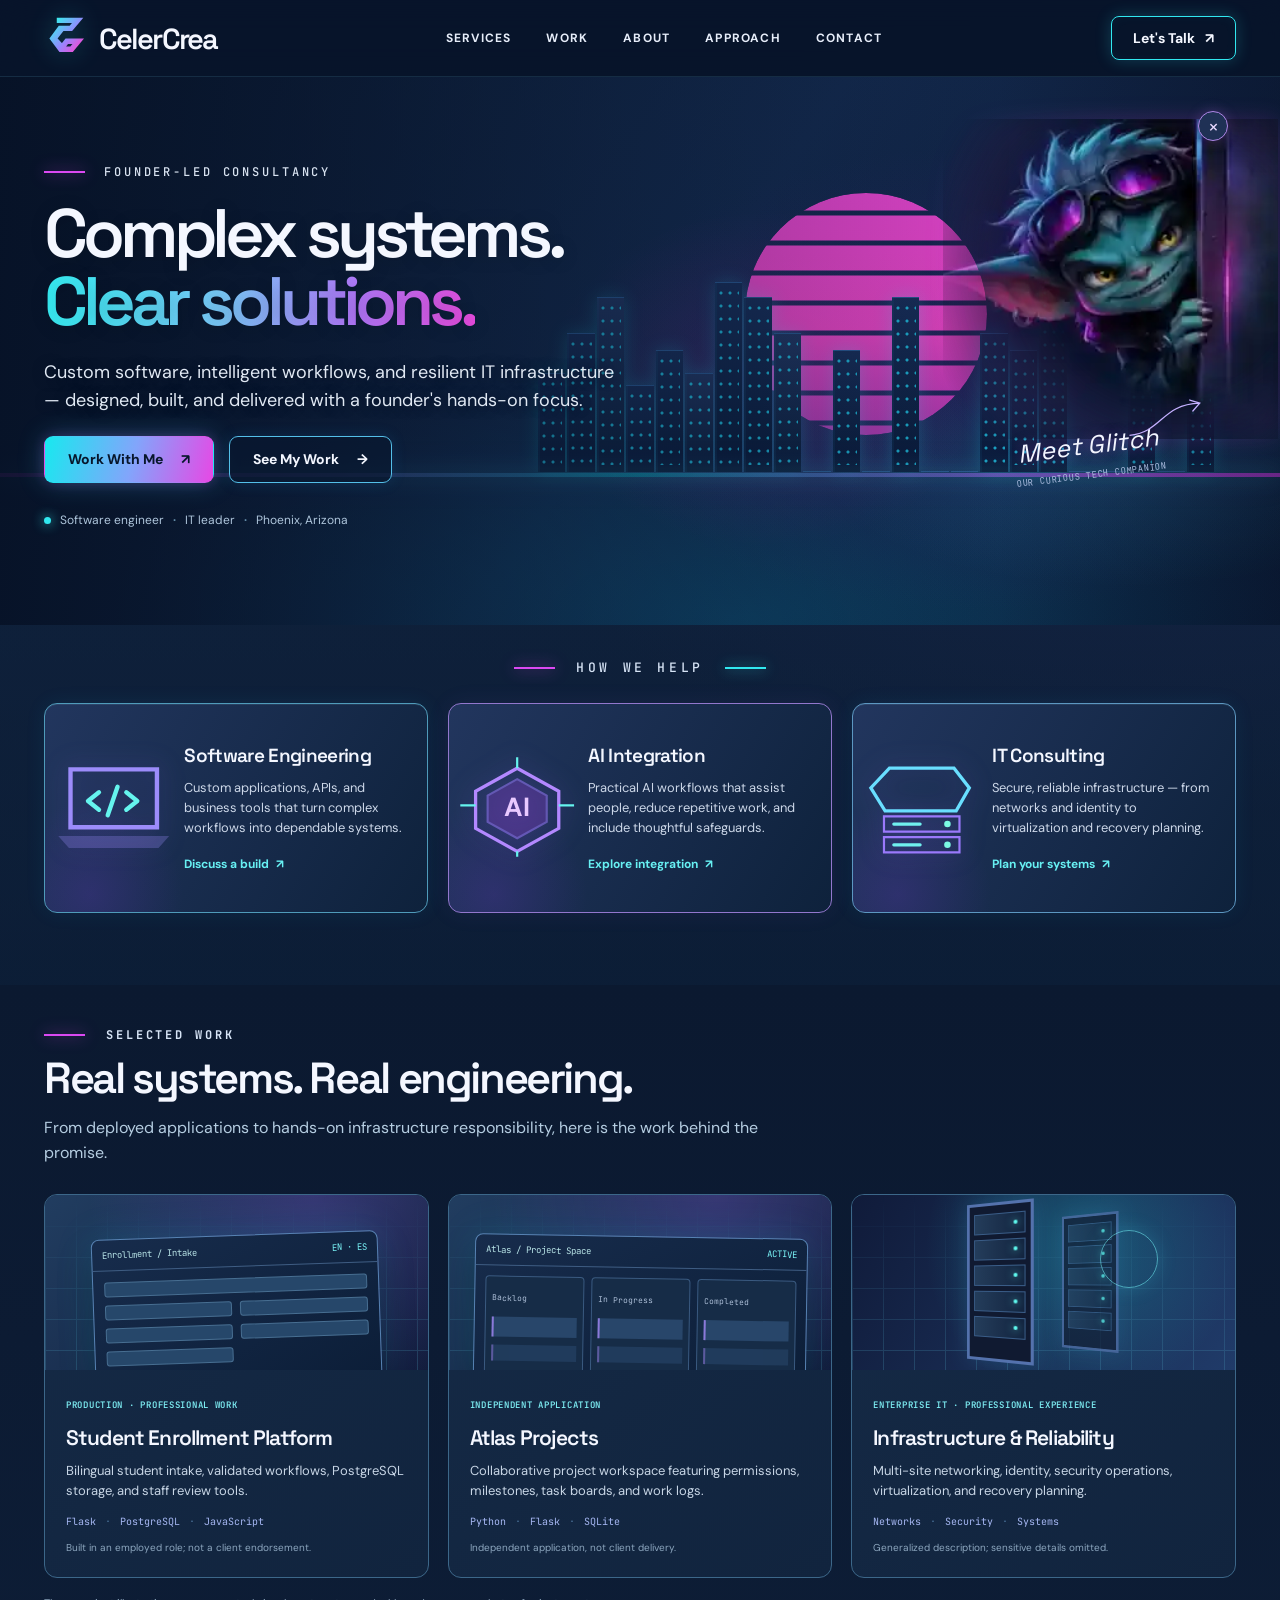
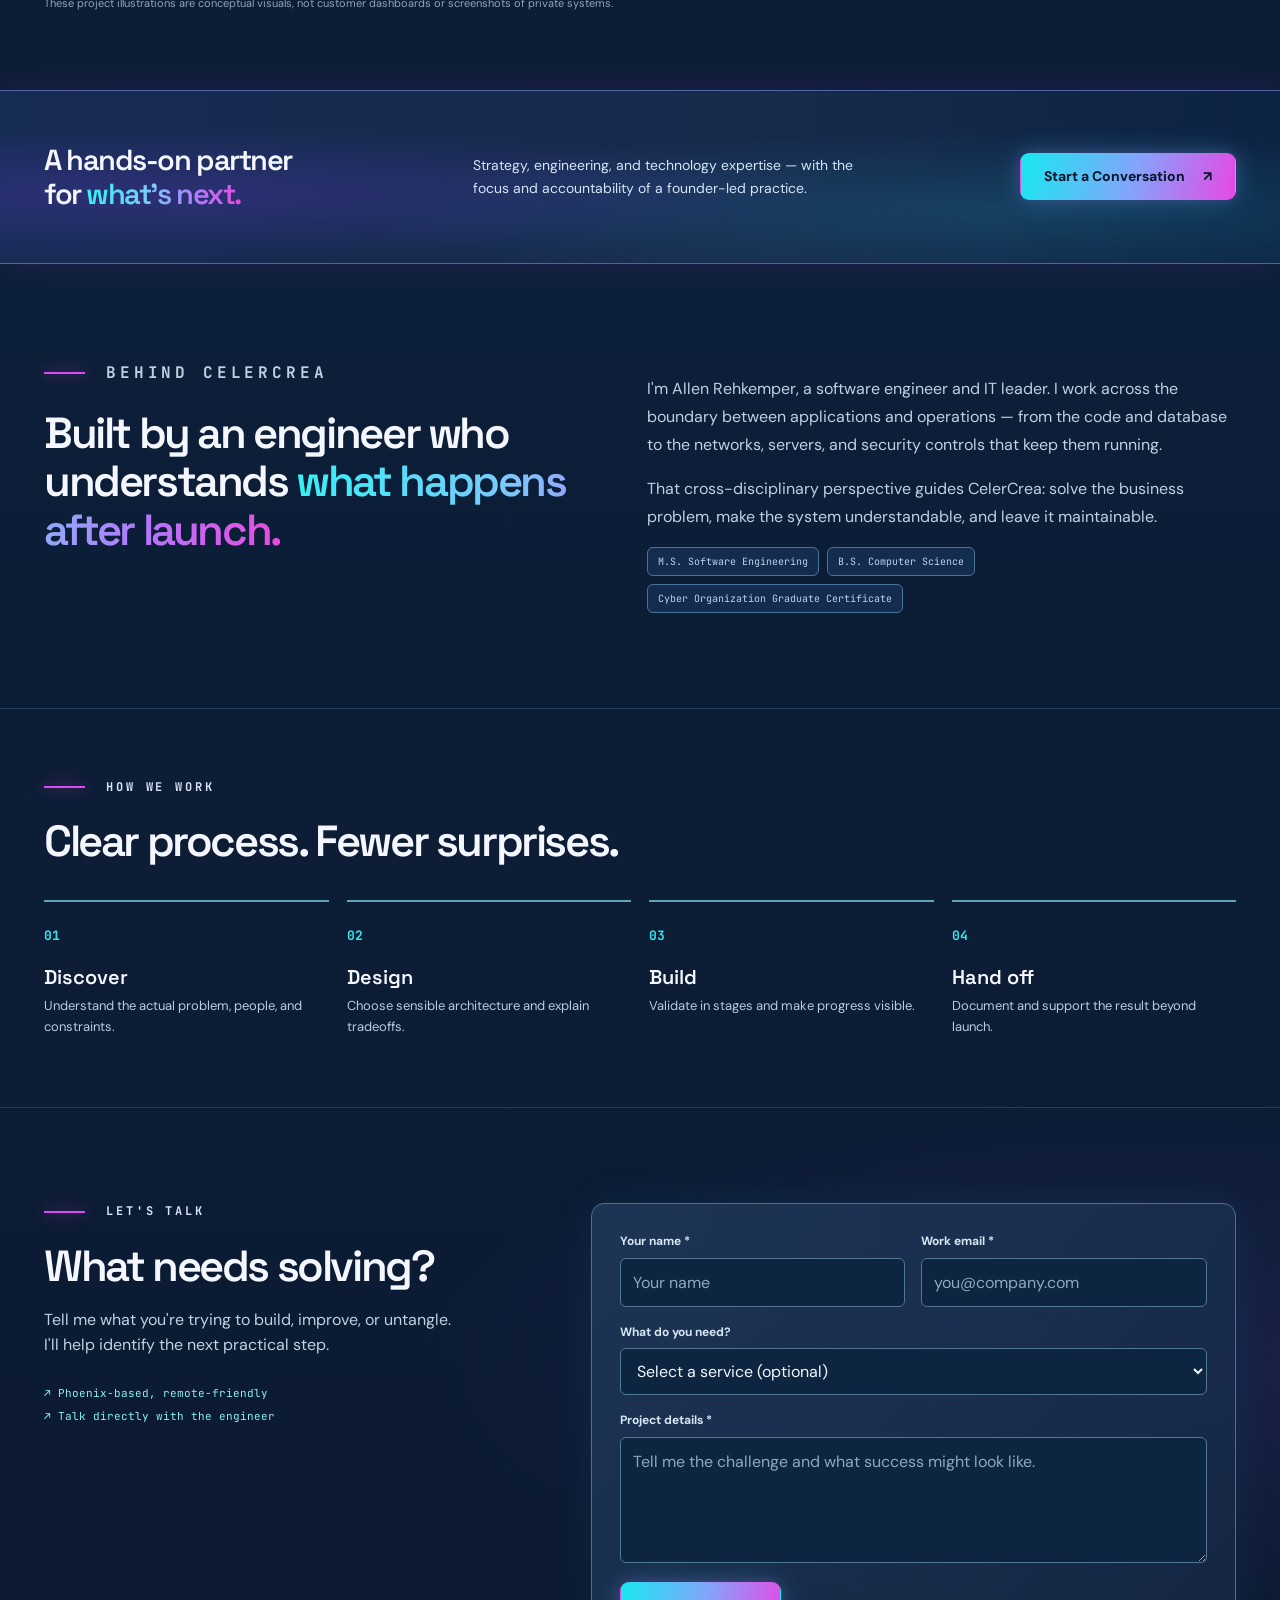
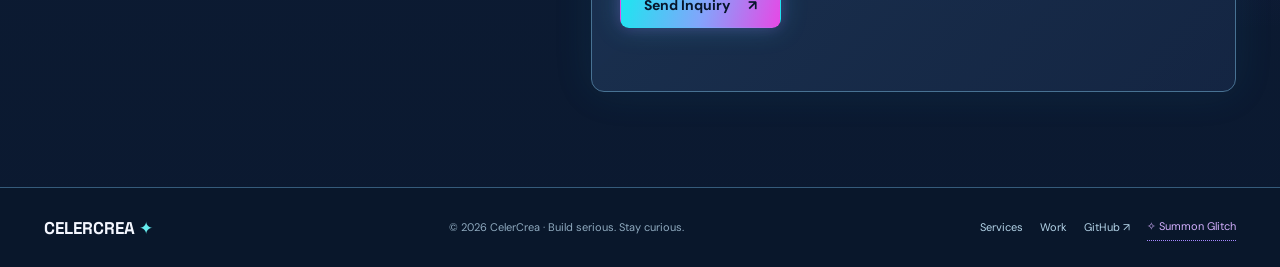
<file: index.html>
<!doctype html>
<html lang="en">
<head>
<meta charset="utf-8"><meta name="viewport" content="width=device-width,initial-scale=1">
<meta name="theme-color" content="#0B1930">
<title>CelerCrea | Software, AI Integration &amp; IT Consulting</title>
<meta name="description" content="CelerCrea is a founder-led technology consultancy for custom software, practical AI integration, and resilient IT infrastructure. Based in Phoenix, Arizona.">
<meta name="twitter:card" content="summary_large_image"><meta property="og:type" content="website"><meta property="og:title" content="CelerCrea | Complex systems. Clear solutions."><meta property="og:description" content="Custom software, intelligent workflows, and resilient infrastructure — hands-on engineering from CelerCrea."><meta property="og:image" content="https://celercrea.com/og-image.png"><meta property="og:url" content="https://celercrea.com/">
<link rel="icon" href="./favicon.svg" type="image/svg+xml">
<link rel="preconnect" href="https://fonts.googleapis.com"><link rel="preconnect" href="https://fonts.gstatic.com" crossorigin>
<link href="https://fonts.googleapis.com/css2?family=DM+Sans:wght@400;500;600;700&family=Space+Grotesk:wght@400;500;600;700&family=JetBrains+Mono:wght@400;500;600&display=swap" rel="stylesheet">
<link rel="stylesheet" href="./northstar.css">
<script>document.documentElement.classList.add('js');</script>
<script type="application/ld+json">{"@context":"https://schema.org","@type":"ProfessionalService","name":"CelerCrea","url":"https://celercrea.com/","description":"Founder-led engineering consultancy for software development, AI integrations, and IT infrastructure.","areaServed":"United States","founder":{"@type":"Person","name":"Allen Rehkemper"}}</script>
</head>
<body>
<a class="skip" href="#main">Skip to content</a>
<header class="site-header" id="top">
  <div class="shell nav-row">
    <a class="brand" href="#top" aria-label="CelerCrea home"><svg class="logo-symbol" viewBox="0 0 64 64" role="img" aria-label="CelerCrea logo"><defs><linearGradient id="brandGrad" x1="0" x2="1" y1="0" y2="1"><stop stop-color="#32f5ed"/><stop offset=".6" stop-color="#9786ff"/><stop offset="1" stop-color="#ed4ed7"/></linearGradient></defs><path d="M19 5h31L40 17H24L13 32l12 16h16l10-12H34l-7 9-12-13 12-15" fill="none" stroke="url(#brandGrad)" stroke-width="8" stroke-linejoin="miter"/></svg><span>CelerCrea</span></a>
    <button class="mobile-toggle" id="menuToggle" type="button" aria-expanded="false" aria-controls="mainNav" aria-label="Open navigation"><span></span><span></span><span></span></button>
    <nav id="mainNav" class="nav" aria-label="Main navigation"><a href="#services">Services</a><a href="#work">Work</a><a href="#about">About</a><a href="#approach">Approach</a><a href="#contact">Contact</a></nav>
    <a class="header-cta" href="#contact">Let's Talk <span aria-hidden="true">↗</span></a>
  </div>
</header>
<main id="main">
<section class="hero" aria-labelledby="hero-title">
  <div class="hero-stage" aria-hidden="true"><div class="hero-glow"></div><div class="retro-sun"></div><div class="skyline"><i></i><i></i><i></i><i></i><i></i><i></i><i></i><i></i><i></i><i></i><i></i><i></i><i></i><i></i><i></i><i></i><i></i><i></i><i></i><i></i><i></i><i></i><i></i></div><div class="horizon"></div><div class="floor-grid"></div></div>
  <div class="shell hero-layout">
    <div class="hero-copy">
      <p class="eyebrow"><span></span>Founder-led consultancy</p>
      <h1 id="hero-title">Complex systems.<br><em>Clear solutions.</em></h1>
      <p class="hero-lead">Custom software, intelligent workflows, and resilient IT infrastructure — designed, built, and delivered with a founder's hands-on focus.</p>
      <div class="hero-actions"><a class="btn btn-neon" href="#contact">Work With Me <span aria-hidden="true">↗</span></a><a class="btn btn-ghost" href="#work">See My Work <span aria-hidden="true">→</span></a></div>
      <p class="hero-proof"><span class="proof-dot"></span> Software engineer <b>·</b> IT leader <b>·</b> Phoenix, Arizona</p>
    </div>
    <div class="hero-side">
      <button class="glitch-peek" id="glitchPeek" type="button" aria-label="Meet Glitch, CelerCrea's mischievous mascot" title="Meet Glitch"><img src="./assets/glitch-peek.webp" width="320" height="252" alt="" fetchpriority="high"></button>
      <div class="glitch-callout" aria-hidden="true"><span>Meet Glitch</span><small>Our curious tech companion</small><svg viewBox="0 0 90 42"><path d="M0 33C38 34 41 2 85 6m-11-5 11 5-9 8" fill="none" stroke="currentColor" stroke-width="1.5" stroke-linecap="round"/></svg></div>
      <div class="glitch-tooltip" id="glitchTooltip" role="status" aria-live="polite"></div><button type="button" id="dismissGlitch" class="glitch-dismiss" hidden aria-label="Hide Glitch for this session">×</button>
    </div>
  </div>
</section>
<section class="services-section section-shell" id="services" aria-labelledby="services-title">
  <div class="shell">
    <div class="section-kicker center"><span></span><h2 id="services-title">How we help</h2><span></span></div>
    <div class="service-grid">
      <article class="service-card card-cyan"><div class="icon-frame"><svg viewBox="0 0 110 95" fill="none" aria-hidden="true"><path d="M16 14h79v53H16z" stroke="currentColor" stroke-width="4"/><path d="M7 76h97l-8 9H15z" fill="currentColor" opacity=".28" stroke="currentColor" stroke-width="2"/><path d="m42 35-10 8 10 8m25-16 10 8-10 8m-8-21-9 26" stroke="#65F4EE" stroke-width="4" stroke-linecap="round" stroke-linejoin="round"/></svg></div><div><h3>Software Engineering</h3><p>Custom applications, APIs, and business tools that turn complex workflows into dependable systems.</p><a href="#contact" aria-label="Discuss software engineering">Discuss a build <span aria-hidden="true">↗</span></a></div></article>
      <article class="service-card card-violet"><div class="icon-frame"><svg viewBox="0 0 110 95" fill="none" aria-hidden="true"><path d="m55 13 38 21v34L55 89 17 68V34z" stroke="#B388FF" stroke-width="3"/><path d="m55 23 27 15v24L55 77 28 62V38z" fill="#6338A2" opacity=".52" stroke="#9A79FB" stroke-width="2"/><text x="55" y="57" text-anchor="middle" font-size="24" font-weight="bold" fill="#E9C9FF">AI</text><path d="M55 3v10m0 76v5M3 47h14m76 0h14" stroke="#65F4EE" stroke-width="2"/></svg></div><div><h3>AI Integration</h3><p>Practical AI workflows that assist people, reduce repetitive work, and include thoughtful safeguards.</p><a href="#contact" aria-label="Discuss AI integration">Explore integration <span aria-hidden="true">↗</span></a></div></article>
      <article class="service-card card-blue"><div class="icon-frame"><svg viewBox="0 0 110 95" fill="none" aria-hidden="true"><path d="M26 13h59l14 18-12 21H22L9 31z" stroke="#69DFFF" stroke-width="3"/><path d="M21 57h69v14H21zm0 19h69v14H21z" stroke="#9A79FB" stroke-width="2"/><path d="M30 64h24m-24 19h24" stroke="#70F0EF" stroke-width="3" stroke-linecap="round"/><circle cx="79" cy="64" r="3" fill="#7BF9E3"/><circle cx="79" cy="83" r="3" fill="#7BF9E3"/></svg></div><div><h3>IT Consulting</h3><p>Secure, reliable infrastructure — from networks and identity to virtualization and recovery planning.</p><a href="#contact" aria-label="Discuss IT consulting">Plan your systems <span aria-hidden="true">↗</span></a></div></article>
    </div>
  </div>
</section>
<section class="work-section section-shell" id="work" aria-labelledby="work-title">
  <div class="shell">
    <div class="section-heading"><p class="section-kicker"><span></span><strong>Selected work</strong></p><h2 id="work-title">Real systems. Real engineering.</h2><p>From deployed applications to hands-on infrastructure responsibility, here is the work behind the promise.</p></div>
    <div class="work-grid">
      <article class="work-card"><div class="project-visual enrollment" aria-hidden="true"><div class="app-window"><div class="window-head"><span>Enrollment / Intake</span><span>EN · ES</span></div><div class="form-shapes"><i></i><i></i><i></i><i></i><i></i><i></i></div><div class="mini-submit">VALIDATE → APPROVE</div></div></div><div class="work-details"><span class="work-type">PRODUCTION · PROFESSIONAL WORK</span><h3>Student Enrollment Platform</h3><p>Bilingual student intake, validated workflows, PostgreSQL storage, and staff review tools.</p><div class="stack">Flask <b>·</b> PostgreSQL <b>·</b> JavaScript</div><span class="disclosure">Built in an employed role; not a client endorsement.</span></div></article>
      <article class="work-card"><div class="project-visual atlas" aria-hidden="true"><div class="app-window"><div class="window-head"><span>Atlas / Project Space</span><span>ACTIVE</span></div><div class="kanban"><div><small>Backlog</small><i></i><i></i></div><div><small>In Progress</small><i></i><i></i></div><div><small>Completed</small><i></i><i></i></div></div></div></div><div class="work-details"><span class="work-type">INDEPENDENT APPLICATION</span><h3>Atlas Projects</h3><p>Collaborative project workspace featuring permissions, milestones, task boards, and work logs.</p><div class="stack">Python <b>·</b> Flask <b>·</b> SQLite</div><span class="disclosure">Independent application, not client delivery.</span></div></article>
      <article class="work-card"><div class="project-visual infrastructure" aria-hidden="true"><div class="server-rack"><i></i><i></i><i></i><i></i><i></i></div><div class="server-rack rack-two"><i></i><i></i><i></i><i></i><i></i></div><span class="network-pulse"></span></div><div class="work-details"><span class="work-type">ENTERPRISE IT · PROFESSIONAL EXPERIENCE</span><h3>Infrastructure &amp; Reliability</h3><p>Multi-site networking, identity, security operations, virtualization, and recovery planning.</p><div class="stack">Networks <b>·</b> Security <b>·</b> Systems</div><span class="disclosure">Generalized description; sensitive details omitted.</span></div></article>
    </div>
    <p class="portfolio-note">These project illustrations are conceptual visuals, not customer dashboards or screenshots of private systems.</p>
  </div>
</section>
<section class="cta-band" aria-labelledby="cta-title"><div class="shell cta-layout"><h2 id="cta-title">A hands-on partner<br>for <em>what's next.</em></h2><p>Strategy, engineering, and technology expertise — with the focus and accountability of a founder-led practice.</p><a class="btn btn-neon" href="#contact">Start a Conversation <span aria-hidden="true">↗</span></a><div class="runner-track" id="runnerTrack" aria-hidden="true"><img src="./assets/glitch-run.webp" width="210" height="180" alt=""></div></div></section>
<section class="about-section section-shell" id="about"><div class="shell about-layout"><div><p class="section-kicker"><span></span><strong>Behind CelerCrea</strong></p><h2>Built by an engineer who understands <em>what happens after launch.</em></h2></div><div><p>I'm Allen Rehkemper, a software engineer and IT leader. I work across the boundary between applications and operations — from the code and database to the networks, servers, and security controls that keep them running.</p><p>That cross-disciplinary perspective guides CelerCrea: solve the business problem, make the system understandable, and leave it maintainable.</p><div class="credentials"><span>M.S. Software Engineering</span><span>B.S. Computer Science</span><span>Cyber Organization Graduate Certificate</span></div></div></div></section>
<section class="approach-section section-shell" id="approach"><div class="shell"><p class="section-kicker"><span></span><strong>How we work</strong></p><h2>Clear process. Fewer surprises.</h2><div class="steps"><article><span>01</span><h3>Discover</h3><p>Understand the actual problem, people, and constraints.</p></article><article><span>02</span><h3>Design</h3><p>Choose sensible architecture and explain tradeoffs.</p></article><article><span>03</span><h3>Build</h3><p>Validate in stages and make progress visible.</p></article><article><span>04</span><h3>Hand off</h3><p>Document and support the result beyond launch.</p></article></div></div></section>
<section class="contact-section section-shell" id="contact" aria-labelledby="contact-title"><div class="shell contact-layout"><div><p class="section-kicker"><span></span><strong>Let's talk</strong></p><h2 id="contact-title">What needs solving?</h2><p>Tell me what you're trying to build, improve, or untangle. I'll help identify the next practical step.</p><div class="contact-aside"><span>↗ Phoenix-based, remote-friendly</span><span>↗ Talk directly with the engineer</span></div></div><form id="contactForm" class="contact-form" method="post" action="/api/contact"><div class="form-grid"><div class="field"><label for="name">Your name *</label><input id="name" name="name" autocomplete="name" required maxlength="120" placeholder="Your name"></div><div class="field"><label for="email">Work email *</label><input id="email" name="email" type="email" autocomplete="email" required maxlength="254" placeholder="you@company.com"></div><div class="field full"><label for="type">What do you need?</label><select id="type" name="type"><option value="">Select a service (optional)</option><option value="Custom software">Custom software</option><option value="AI integration">AI integration &amp; automation</option><option value="IT consulting">IT consulting</option><option value="Other">Something else</option></select></div><div class="field full"><label for="msg">Project details *</label><textarea id="msg" name="message" required maxlength="4000" placeholder="Tell me the challenge and what success might look like."></textarea></div></div><div class="honeypot" aria-hidden="true"><label for="company">Leave blank</label><input id="company" name="company" tabindex="-1" autocomplete="off"></div><button type="submit" id="contactBtn" class="btn btn-neon">Send Inquiry <span aria-hidden="true">↗</span></button><p id="formStatus" role="status" aria-live="polite"></p></form></div></section>
</main>
<footer><div class="shell footer-layout"><a class="footer-brand" href="#top">CELERCREA <span>✦</span></a><span>© <span id="year">2026</span> CelerCrea · Build serious. Stay curious.</span><div><a href="#services">Services</a><a href="#work">Work</a><a href="https://github.com/rirehkemper" target="_blank" rel="noopener noreferrer">GitHub ↗</a><button type="button" id="summonGlitch">✧ Summon Glitch</button></div></div></footer>
<script src="./site.js" defer></script>
</body></html>
</file>
<file: northstar.css>
/* CelerCrea / Neon Noir — Phase 2 implementation
   Real responsive UI, not a flattened design mockup. */
:root{color-scheme:dark;--bg:#0b1930;--bg-2:#132947;--card:#162c49;--cyan:#31e8f0;--violet:#9a79fb;--magenta:#db49f2;--ink:#f4f7ff;--muted:#b9c9da;--line:#3c6582;--mono:'JetBrains Mono',monospace;--display:'Space Grotesk',system-ui,sans-serif;--body:'DM Sans',system-ui,sans-serif}
*,*::before,*::after{box-sizing:border-box}
html{scroll-behavior:smooth;scroll-padding-top:95px}
body{margin:0;overflow-x:hidden;background:radial-gradient(ellipse 900px 600px at 88% 12%,rgba(84,56,156,.16),transparent 68%),linear-gradient(180deg,#09162c,#0d213b 40%,#0b1930 100%);color:var(--ink);font:400 16px/1.6 var(--body)}
a{color:inherit;text-decoration:none}button,input,textarea,select{font:inherit}button{cursor:pointer}
:focus-visible{outline:2px solid #7bf8fa;outline-offset:4px}
::selection{background:var(--cyan);color:#08243a}
.shell{width:min(1310px,calc(100% - 88px));margin-inline:auto}
.skip{position:fixed;z-index:900;top:-70px;left:15px;background:#83f8f8;color:#07182b;padding:10px 16px;border-radius:8px}.skip:focus{top:15px}
.site-header{position:sticky;top:0;z-index:90;background:rgba(8,20,42,.91);backdrop-filter:blur(15px);border-bottom:1px solid rgba(87,157,183,.18)}
.nav-row{height:76px;display:flex;align-items:center;gap:36px}
.brand{display:flex;align-items:center;gap:12px;flex:none;font:600 29px/1 var(--display);letter-spacing:-.065em}.logo-symbol{width:43px;height:43px;filter:drop-shadow(0 0 12px rgba(58,238,244,.23))}
.nav{display:flex;align-items:center;justify-content:center;gap:35px;flex:1}.nav a{font:700 12px/1 var(--body);letter-spacing:.10em;text-transform:uppercase;color:#e6edf9;transition:color .2s}.nav a:hover{color:#7bf6f4}
.header-cta{border:1.5px solid var(--cyan);border-radius:8px;box-shadow:0 0 16px rgba(49,232,240,.22),inset 0 0 12px rgba(49,232,240,.04);padding:10px 21px;font-size:14px;font-weight:700;white-space:nowrap;transition:background .2s}.header-cta span{margin-left:7px}.header-cta:hover{background:rgba(49,232,240,.11)}
.mobile-toggle{display:none;background:none;border:1px solid #54849d;border-radius:6px;padding:8px;flex-direction:column;gap:5px}.mobile-toggle span{width:23px;height:2px;background:#d0e7f0;display:block}
.hero{position:relative;min-height:548px;isolation:isolate;overflow:hidden;background:linear-gradient(180deg,rgba(10,21,42,.06),rgba(12,28,53,.09))}
.hero::before{content:'';z-index:-1;position:absolute;inset:0;background:linear-gradient(90deg,rgba(6,17,37,.88),rgba(8,22,43,.32) 48%,rgba(8,18,42,.03) 78%,rgba(7,14,34,.36))}
.hero-stage{position:absolute;z-index:-2;inset:0;overflow:hidden;background:radial-gradient(ellipse 560px 310px at 77% 55%,rgba(55,35,119,.36),transparent 75%),radial-gradient(ellipse 850px 320px at 58% 99%,rgba(0,183,226,.20),transparent 75%),linear-gradient(125deg,#0d1e39,#13294d 51%,#0b1933)}
.hero-glow{position:absolute;inset:0;background:radial-gradient(ellipse 320px 240px at 60% 55%,rgba(235,43,214,.13),transparent 70%),radial-gradient(ellipse 420px 160px at 88% 72%,rgba(41,228,240,.14),transparent 72%);pointer-events:none}
.retro-sun{position:absolute;width:242px;height:242px;top:116px;left:58.2%;border-radius:50%;background:linear-gradient(180deg,#f647d8 0%,#f045c7 57%,#b839b3 96%);box-shadow:0 0 50px rgba(241,36,205,.44),0 0 115px rgba(211,39,213,.17);opacity:.91;mask-image:repeating-linear-gradient(to bottom,#000 0 17px,transparent 18px 22px,#000 23px 30px);-webkit-mask-image:repeating-linear-gradient(to bottom,#000 0 17px,transparent 18px 22px,#000 23px 30px)}
.skyline{position:absolute;left:42%;right:5%;top:205px;height:190px;display:flex;align-items:end;justify-content:space-between;filter:drop-shadow(0 0 9px rgba(9,241,251,.20))}
.skyline i{position:relative;display:block;flex:1;max-width:35px;background:linear-gradient(180deg,#172c56,#091b39);border-top:1px solid #27538a;box-shadow:inset 2px 0 rgba(26,94,132,.14);margin-right:2px}
.skyline i::after{content:'';position:absolute;inset:7px 3px;opacity:.75;background:radial-gradient(circle at 3px 3px,#20d4f3 1px,transparent 2px) 0 0/9px 13px}
.skyline i:nth-child(5n + 1){height:52%}.skyline i:nth-child(7n + 2){height:73%}.skyline i:nth-child(5n + 3){height:92%}.skyline i:nth-child(7n + 4){height:46%}.skyline i:nth-child(6n + 5){height:64%}.skyline i:nth-child(11n + 7){height:100%}.skyline i:nth-child(3n){background:linear-gradient(180deg,#20345f,#0a1e3b)}
.horizon{position:absolute;left:0;right:0;top:396px;height:4px;background:linear-gradient(90deg,rgba(218,55,237,.55),rgba(4,229,241,.35),rgba(218,55,237,.7));box-shadow:0 0 20px rgba(40,239,240,.4),0 0 32px rgba(222,43,201,.25)}
.floor-grid{position:absolute;inset:auto -28% -142px;height:296px;opacity:.5;transform:perspective(440px) rotateX(57deg);transform-origin:50% 100%;background:linear-gradient(90deg,rgba(49,232,240,.6) 1px,transparent 1px) 0 0/75px 100%,linear-gradient(0deg,rgba(219,73,242,.4) 1px,transparent 1px) 0 0/100% 35px;mask-image:linear-gradient(transparent,#000 52%)}
.hero-layout{position:relative;min-height:548px;display:flex;align-items:center;justify-content:space-between}
.hero-copy{position:relative;z-index:3;width:min(750px,64%);padding:36px 0 44px}
.eyebrow,.section-kicker{font:500 12px/1.4 var(--mono);letter-spacing:.24em;text-transform:uppercase}.eyebrow{display:flex;align-items:center;gap:19px;color:#d8e2f0;margin:0 0 20px}.eyebrow span,.section-kicker span{display:inline-block;width:41px;height:2px;background:var(--magenta);box-shadow:0 0 15px rgba(219,73,242,.7)}
h1{font:600 clamp(48px,5.35vw,78px)/.98 var(--display);letter-spacing:-.075em;margin:0 0 24px;text-shadow:0 2px 18px rgba(0,0,0,.15)}h1 em,h2 em{font-style:normal;background:linear-gradient(98deg,#33f2f6,#7bc9fa 42%,#b278fb 72%,#e94add);color:transparent;-webkit-background-clip:text;background-clip:text}h1 em{white-space:nowrap}
.hero-lead{max-width:575px;margin:0 0 22px;color:#e0e8f3;font-size:18px;line-height:1.55;text-shadow:0 1px 12px rgba(9,17,37,.65)}
.hero-actions{display:flex;gap:15px;flex-wrap:wrap}.btn{display:inline-flex;align-items:center;justify-content:center;gap:18px;border-radius:9px;font-weight:700;font-size:14px;line-height:1.2;padding:14px 23px;min-height:46px;border:1px solid transparent;transition:transform .2s,box-shadow .2s,background .2s}.btn:hover{transform:translateY(-2px)}
.btn-neon{color:#07162b;background:linear-gradient(105deg,#17e9ef 0%,#82a5fb 52%,#e748e5 100%);box-shadow:0 0 26px rgba(64,205,245,.27),0 0 13px rgba(231,47,226,.19)}.btn-neon:hover{box-shadow:0 0 33px rgba(64,205,245,.45),0 0 21px rgba(231,47,226,.30)}.btn-ghost{border-color:#54bfe9;background:rgba(9,23,47,.66);box-shadow:0 0 15px rgba(34,138,221,.15)}.btn-ghost:hover{background:rgba(28,51,93,.76)}
.hero-proof{display:flex;align-items:center;gap:9px;font-size:12px;color:#afc6dc;margin:28px 0 0}.hero-proof b{color:#668fab}.proof-dot{width:7px;height:7px;border-radius:50%;background:var(--cyan);box-shadow:0 0 12px var(--cyan)}
.hero-side{position:absolute;z-index:4;right:-12px;top:0;width:370px;height:100%;pointer-events:none}.glitch-peek{position:absolute;display:block;right:-30px;top:42px;width:335px;height:320px;padding:0;border:0;background:none;pointer-events:auto;transition:transform .32s ease;cursor:pointer;filter:drop-shadow(0 0 11px rgba(235,64,242,.22))}.glitch-peek img{width:100%;height:100%;object-fit:cover;object-position:center 21%;mask-image:linear-gradient(90deg,transparent,black 23%,black 98%);-webkit-mask-image:linear-gradient(90deg,transparent,black 23%,black 98%)}.glitch-peek:hover,.glitch-peek:focus-visible{transform:translateX(-8px)}
.glitch-callout{position:absolute;top:355px;right:83px;color:#f3f5ff;text-align:center;transform:rotate(-7deg)}.glitch-callout span{display:block;font:italic 25px/1.1 var(--display);text-shadow:0 0 15px rgba(221,69,243,.35)}.glitch-callout small{font:9px var(--mono);text-transform:uppercase;letter-spacing:.09em;color:#a9badd}.glitch-callout svg{position:absolute;width:78px;height:46px;top:-25px;left:118px;color:#c4b0ff}
.glitch-tooltip{position:absolute;pointer-events:none;right:65px;top:295px;max-width:255px;padding:10px 13px;border:1px solid #ae75e8;border-radius:8px;background:#213357;color:#e9e0ff;font-size:13px;box-shadow:0 0 22px rgba(180,106,250,.3);opacity:0;transform:translateY(8px);transition:opacity .2s,transform .2s}.glitch-tooltip.is-visible{opacity:1;transform:translateY(0)}
.section-shell{padding:67px 0}.services-section{padding-top:34px;padding-bottom:72px;position:relative;background:linear-gradient(180deg,rgba(17,36,64,.55),rgba(12,29,54,.55))}
.section-kicker{display:flex;align-items:center;gap:21px;margin:0 0 22px;color:#d7e4f6}.section-kicker.center{justify-content:center;margin:0 0 27px}.section-kicker h2{font:500 13px var(--mono);letter-spacing:.28em;text-transform:uppercase;margin:0}.section-kicker.center span:last-child{background:var(--cyan);box-shadow:0 0 13px rgba(49,232,240,.7)}
.service-grid{display:grid;grid-template-columns:repeat(3,minmax(0,1fr));gap:20px}.service-card{min-height:210px;display:grid;grid-template-columns:34% 1fr;gap:11px;align-items:center;position:relative;overflow:hidden;border-radius:13px;padding:22px 20px 18px 8px;background:linear-gradient(120deg,rgba(35,55,96,.95),rgba(14,34,60,.94));border:1px solid #4f9bba;box-shadow:inset 0 1px rgba(185,243,255,.09),0 0 20px rgba(34,156,218,.09);transition:transform .2s,border-color .2s,box-shadow .2s}.service-card:hover{transform:translateY(-5px);border-color:#69e8ee;box-shadow:0 0 27px rgba(49,232,240,.18)}.service-card::after{content:'';position:absolute;width:190px;height:175px;left:-50px;bottom:-70px;background:radial-gradient(circle,rgba(106,53,195,.23),transparent 72%);pointer-events:none}.service-card.card-violet{border-color:#9277cd;box-shadow:0 0 23px rgba(147,92,231,.08)}.service-card.card-blue{border-color:#5c97c1}.icon-frame{position:relative;z-index:1;color:#9c8cfa}.icon-frame svg{width:100%;max-height:122px;filter:drop-shadow(0 0 12px rgba(137,99,234,.3))}.service-card h3{font:600 19px/1.2 var(--display);letter-spacing:-.035em;margin:0 0 10px}.service-card p{font-size:12.9px;line-height:1.55;color:#cdd8e9;margin:0 0 12px}.service-card a{font-weight:700;color:#67f0f3;font-size:12px}.service-card a span{margin-left:4px}
.work-section{background:linear-gradient(180deg,#0b1930 0%,#0d1d36 100%);padding-top:42px;padding-bottom:77px}.section-heading{max-width:760px;margin-bottom:28px}.section-heading h2,.about-section h2,.approach-section h2,.contact-section h2{font:600 clamp(29px,3.4vw,48px)/1.12 var(--display);letter-spacing:-.055em;margin:0 0 12px}.section-heading .section-kicker{margin-bottom:10px}.section-heading p:last-child{margin:0;color:#b5cde1;font-size:16px}
.work-grid{display:grid;grid-template-columns:repeat(3,minmax(0,1fr));gap:19px}.work-card{background:linear-gradient(140deg,#152a46,#11243e);border:1px solid #3c6789;border-radius:13px;overflow:hidden;transition:transform .2s,border-color .2s}.work-card:hover{transform:translateY(-4px);border-color:#58c9dc}.project-visual{height:175px;display:flex;align-items:center;justify-content:center;position:relative;overflow:hidden;background:radial-gradient(circle at 70% 0%,rgba(121,80,202,.3),transparent 70%),linear-gradient(140deg,#213d60,#101c3a)}.project-visual::before{content:'';position:absolute;inset:0;opacity:.27;background:linear-gradient(90deg,#4b9cba 1px,transparent 1px) 0 0/31px 100%,linear-gradient(#4b9cba 1px,transparent 1px) 0 0/100% 31px;mask-image:linear-gradient(transparent,black)}
.app-window{position:relative;width:75%;height:145px;background:linear-gradient(150deg,#172c4c,#0c1e38);border:1px solid #5682b2;border-radius:8px 8px 0 0;box-shadow:0 0 36px rgba(27,203,243,.18),0 18px 32px rgba(0,0,0,.35);transform:translateY(25px) rotate(-2deg);overflow:hidden}.window-head{display:flex;align-items:center;justify-content:space-between;padding:9px 10px;border-bottom:1px solid #3f5d83;color:#b9e5e8;font:9px var(--mono)}.window-head span:last-child{color:#7bf6f9}.form-shapes{padding:11px;display:grid;grid-template-columns:1fr 1fr;gap:8px}.form-shapes i{height:15px;background:#26476a;border:1px solid #476e91;border-radius:3px}.form-shapes i:first-child{grid-column:span 2}.mini-submit{margin:0 11px;width:57%;border-radius:2px;text-align:center;background:#35e9ec;color:#0a1a35;font:700 8px/21px var(--mono)}.atlas .app-window{width:87%;transform:translateY(26px) rotate(1deg)}.kanban{padding:10px;display:grid;grid-template-columns:repeat(3,1fr);gap:7px}.kanban>div{background:#162c47;border:1px solid #3a5a80;min-height:120px;border-radius:4px;padding:6px}.kanban small{color:#abbdd6;font:8px var(--mono)}.kanban i{display:block;height:20px;margin-top:8px;border-left:2px solid #8b79d9;background:#28466a}.kanban i:last-child{height:16px;opacity:.6}.infrastructure{gap:20px;background:radial-gradient(circle at 60% 30%,rgba(29,221,224,.25),transparent 60%),linear-gradient(120deg,#101b3a,#203b69)}.server-rack{position:relative;width:70px;height:160px;border:3px solid #5472ad;background:#101a31;transform:perspective(250px) rotateY(-18deg);display:flex;flex-direction:column;gap:5px;padding:8px 5px;box-shadow:0 0 21px rgba(61,165,219,.2)}.server-rack i{height:21px;border:1px solid #3a5d88;background:linear-gradient(90deg,#243d5b,#13243f);position:relative}.server-rack i::after{content:'';position:absolute;right:7px;top:7px;width:4px;height:4px;border-radius:50%;background:#5ffbf0;box-shadow:0 0 8px #5ffbf0}.rack-two{opacity:.7;transform:scale(.85) perspective(250px) rotateY(-18deg)}.network-pulse{width:58px;height:58px;border:1px solid #74f6fa;box-shadow:0 0 20px rgba(78,217,243,.34);border-radius:50%;position:absolute;right:20%;top:20%;opacity:.54}
.work-details{padding:20px 21px 22px}.work-type{font:600 9px var(--mono);letter-spacing:.08em;color:#7cebf1}.work-details h3{font:600 21px/1.2 var(--display);letter-spacing:-.04em;margin:10px 0}.work-details p{color:#c7d5e5;font-size:13px;line-height:1.56;margin:0 0 14px}.stack{font:10px var(--mono);color:#a6b7f3}.stack b{color:#4a739b;font-weight:400;margin:0 3px}.disclosure{display:block;color:#8da7bf;font-size:10px;line-height:1.5;margin-top:12px}.portfolio-note{color:#8ea6bd;font-size:11px;margin:17px 0 0}
.cta-band{position:relative;background:radial-gradient(ellipse at 12% 60%,rgba(104,63,222,.25),transparent 44%),radial-gradient(ellipse at 79% 70%,rgba(37,196,234,.16),transparent 47%),linear-gradient(90deg,#172c55,#172a4c 60%,#0d2343);border-block:1px solid #5063a3;box-shadow:0 0 28px rgba(160,64,241,.13);overflow:hidden}.cta-layout{position:relative;min-height:172px;display:grid;grid-template-columns:1fr 1.3fr auto;align-items:center;gap:35px;padding-block:34px}.cta-band h2{font:600 29px/1.17 var(--display);letter-spacing:-.05em;margin:0}.cta-band p{max-width:415px;color:#d6e5f4;margin:0;font-size:14px}.cta-band .btn{z-index:2;white-space:nowrap}.runner-track{position:absolute;pointer-events:none;right:-120px;bottom:-78px;width:185px;opacity:.0;transform:translateX(250px);transition:none}.runner-track img{width:100%;filter:drop-shadow(0 0 14px rgba(223,79,242,.5));mask-image:radial-gradient(ellipse 60% 65% at 50% 50%,#000 50%,transparent 100%)}.runner-track.is-running{opacity:1;animation:runner 4.5s linear forwards}@keyframes runner{from{transform:translateX(calc(-100vw - 160px))}to{transform:translateX(270px)}}
.about-section{padding-block:95px;border-bottom:1px solid rgba(82,130,166,.3)}.about-layout{display:grid;grid-template-columns:.95fr 1.05fr;gap:70px}.about-section h2{max-width:550px}.about-section p{color:#c0d0e2;font-size:16px;line-height:1.75}.credentials{display:flex;gap:8px;flex-wrap:wrap}.credentials span{border:1px solid #48749a;border-radius:6px;padding:7px 10px;background:#142d4e;color:#b8d5ee;font:10px var(--mono)}
.approach-section{padding-block:70px;border-bottom:1px solid rgba(82,130,166,.3)}.steps{display:grid;grid-template-columns:repeat(4,1fr);gap:18px;margin-top:34px}.steps article{border-top:2px solid #5ca6b7;padding:20px 8px 0 0}.steps span{font:700 13px var(--mono);color:var(--cyan)}.steps h3{font:600 20px var(--display);margin:16px 0 6px}.steps p{font-size:13px;color:#bacbdf;margin:0}
.contact-section{padding-block:95px;background:radial-gradient(ellipse at 89% 38%,rgba(111,68,197,.15),transparent 45%)}.contact-layout{display:grid;grid-template-columns:.85fr 1.15fr;gap:70px}.contact-layout>div>p:not(.section-kicker){max-width:420px;color:#c0d1e3}.contact-aside{margin-top:28px;display:grid;gap:9px;color:#89f0ec;font:11px var(--mono)}.contact-form{padding:28px;background:linear-gradient(135deg,rgba(31,56,89,.88),rgba(21,38,68,.9));border:1px solid #487293;border-radius:13px;box-shadow:0 0 40px rgba(42,143,190,.1)}.form-grid{display:grid;grid-template-columns:1fr 1fr;gap:16px}.field{display:flex;flex-direction:column;gap:6px}.field.full{grid-column:span 2}.field label{font-size:12px;font-weight:700;color:#d7e7f2}.field input,.field select,.field textarea{border:1px solid #4e7893;border-radius:6px;background:#0e2541;color:#f0f8fc;padding:11px 12px;outline:0;min-width:0}.field input::placeholder,.field textarea::placeholder{color:#8aaac1}.field input:focus,.field select:focus,.field textarea:focus{border-color:#69edee;box-shadow:0 0 0 3px rgba(49,232,240,.15)}.field textarea{height:126px;resize:vertical}.honeypot{position:absolute;width:1px;height:1px;clip-path:inset(50%);overflow:hidden}.contact-form .btn{margin-top:19px}.contact-form #formStatus{min-height:23px;font-size:12px;color:#8ef3e9;margin:12px 0 0}.contact-form #formStatus[data-status=error]{color:#ffb7ce}
footer{background:#09172b;border-top:1px solid #355b7b}.footer-layout{display:flex;justify-content:space-between;align-items:center;gap:20px;padding-block:26px}.footer-layout>a{font:700 17px var(--display)}.footer-brand span{color:#65ecef}.footer-layout>span{color:#8faabf;font-size:11px}.footer-layout>div{display:flex;align-items:center;gap:17px;flex-wrap:wrap}.footer-layout>div a,.footer-layout button{font-size:11px;color:#b4d4e8}.footer-layout button{padding:4px 0;background:none;border:0;border-bottom:1px dotted #a587ff;color:#d4b0ff}.footer-layout>div a:hover,.footer-layout button:hover{color:#65eef2}
.glitch-dismiss{position:fixed;right:15px;top:91px;z-index:150;border-radius:50%;border:1px solid #ae86e6;width:30px;height:30px;font-size:20px;line-height:1;background:#1f3155;color:#e8d8ff;box-shadow:0 0 13px rgba(180,114,242,.26)}.glitch-dismiss[hidden]{display:none}
@media(max-width:1140px){.shell{width:min(1220px,calc(100% - 54px))}.nav{gap:22px}.hero h1{font-size:clamp(49px,5.7vw,69px)}.hero-side{right:-55px}.service-card{grid-template-columns:30% 1fr;padding-right:13px}.service-card h3{font-size:17px}.cta-layout{grid-template-columns:1fr 1.1fr auto;gap:24px}}
@media(max-width:900px){.nav-row{gap:14px}.nav{gap:13px}.nav a{font-size:11px}.brand{font-size:24px}.logo-symbol{width:36px;height:36px}.header-cta{padding:9px 12px}.hero-copy{width:73%}.hero-side{opacity:.78;right:-105px}.glitch-callout{display:none}.retro-sun{left:60%}.service-grid{grid-template-columns:1fr 1fr}.service-card:last-child{grid-column:span 2}.work-grid{grid-template-columns:1fr 1fr}.work-card:last-child{grid-column:span 2;display:grid;grid-template-columns:1fr 1fr}.work-card:last-child .project-visual{height:100%}.cta-layout{grid-template-columns:1fr 1fr}.cta-layout .btn{justify-self:start}.cta-band p{grid-row:2;grid-column:1}.about-layout,.contact-layout{gap:35px}}
@media(max-width:700px){.shell{width:calc(100% - 36px)}.nav-row{height:69px}.brand{font-size:24px}.mobile-toggle{display:flex;margin-left:auto}.header-cta{display:none}.nav{display:none;position:absolute;top:69px;left:0;right:0;background:#102844;border-bottom:1px solid #4b7897;padding:20px 22px;box-shadow:0 20px 30px #0410229c;flex-direction:column;align-items:stretch;gap:0}.nav a{font-size:13px;padding:13px 8px}html:not(.js) .nav{display:flex;position:static;padding:0;box-shadow:none}html.js .nav[data-open=true]{display:flex}.hero{min-height:710px}.hero-layout{min-height:710px;align-items:start}.hero-copy{width:100%;padding:62px 0 0}.hero h1{font-size:clamp(42px,8.6vw,60px)}.hero h1 em{white-space:normal}.hero-lead{max-width:570px;font-size:16px}.hero-actions{gap:10px}.hero-proof{font-size:10px}.hero-stage{background:radial-gradient(ellipse at 60% 82%,rgba(58,52,127,.46),transparent 66%),linear-gradient(125deg,#0d1b37,#152e51)}.retro-sun{width:190px;height:190px;left:42%;top:420px}.skyline{top:480px;left:0;right:0;height:150px}.horizon{top:634px}.floor-grid{bottom:-155px}.hero-side{right:-15px;top:360px;opacity:1;width:300px;height:320px}.glitch-peek{width:250px;height:244px;top:40px;right:-19px}.glitch-callout{display:block;top:236px;right:100px}.glitch-callout span{font-size:19px}.glitch-callout small{font-size:8px}.glitch-callout svg{display:none}.glitch-tooltip{right:65px;top:205px;font-size:11px}.service-grid,.work-grid{grid-template-columns:1fr}.service-card:last-child,.work-card:last-child{grid-column:auto;display:block}.service-card{min-height:165px;grid-template-columns:125px 1fr}.work-card:last-child .project-visual{height:175px}.section-shell{padding-block:53px}.services-section{padding-top:32px}.cta-layout{grid-template-columns:1fr;gap:15px;padding:34px 0}.cta-band p{grid-column:auto;grid-row:auto}.cta-layout h2{font-size:26px}.cta-layout .btn{justify-self:start}.runner-track{display:none}.about-layout,.contact-layout{grid-template-columns:1fr;gap:23px}.steps{grid-template-columns:1fr 1fr}.footer-layout{flex-wrap:wrap}.footer-layout>div{width:100%}}
@media(max-width:420px){.hero{min-height:690px}.hero-layout{min-height:690px}.hero-copy{padding-top:51px}.hero h1{font-size:41px;letter-spacing:-.065em}.hero-lead{font-size:15px}.hero-actions .btn{font-size:12px;padding:11px 13px;min-height:41px}.eyebrow{font-size:10px;letter-spacing:.12em}.glitch-peek{right:-16px;top:59px;width:218px;height:203px}.hero-side{top:347px}.retro-sun{top:415px;left:32%}.skyline{top:468px}.horizon{top:611px}.glitch-callout{top:246px;right:78px}.service-card{grid-template-columns:100px 1fr;padding:15px 12px 15px 5px}.service-card h3{font-size:17px}.service-card p{font-size:12px}.work-details{padding:18px}.form-grid{grid-template-columns:1fr}.field.full{grid-column:auto}.contact-form{padding:18px}.steps{grid-template-columns:1fr}.footer-layout>span{order:3}}
@media(prefers-reduced-motion:reduce){html{scroll-behavior:auto}*,*::before,*::after{animation-duration:.01ms!important;transition-duration:.01ms!important}.glitch-tooltip{transition:none}}
/* Hero mascot reveal; accessibility fallback displays the image without JS. */
html.js .glitch-peek{opacity:0;transform:translateX(95px);transition:opacity .42s,transform .6s cubic-bezier(.2,1.1,.38,1)}
html.js .glitch-peek.is-visible{opacity:1;transform:translateX(0)}
html.js .glitch-peek.is-visible:hover,html.js .glitch-peek.is-visible:focus-visible{transform:translateX(-7px)}
html.js .hero-side.is-dismissed{display:none}
@media(prefers-reduced-motion:reduce){html.js .glitch-peek{transition:none}}

.glitch-dismiss{position:absolute;right:20px;top:34px;pointer-events:auto}

/* Integrate the cropped concept art into the illustrated hero, without a hard rectangular crop. */
.glitch-peek img{mask-image:radial-gradient(ellipse 83% 88% at 68% 46%,#000 44%,transparent 91%);-webkit-mask-image:radial-gradient(ellipse 83% 88% at 68% 46%,#000 44%,transparent 91%)}

/* The delayed mascot reveal must not introduce an invisible focus target. */
html.js .glitch-peek{visibility:hidden}
html.js .glitch-peek.is-visible{visibility:visible}
</file>
